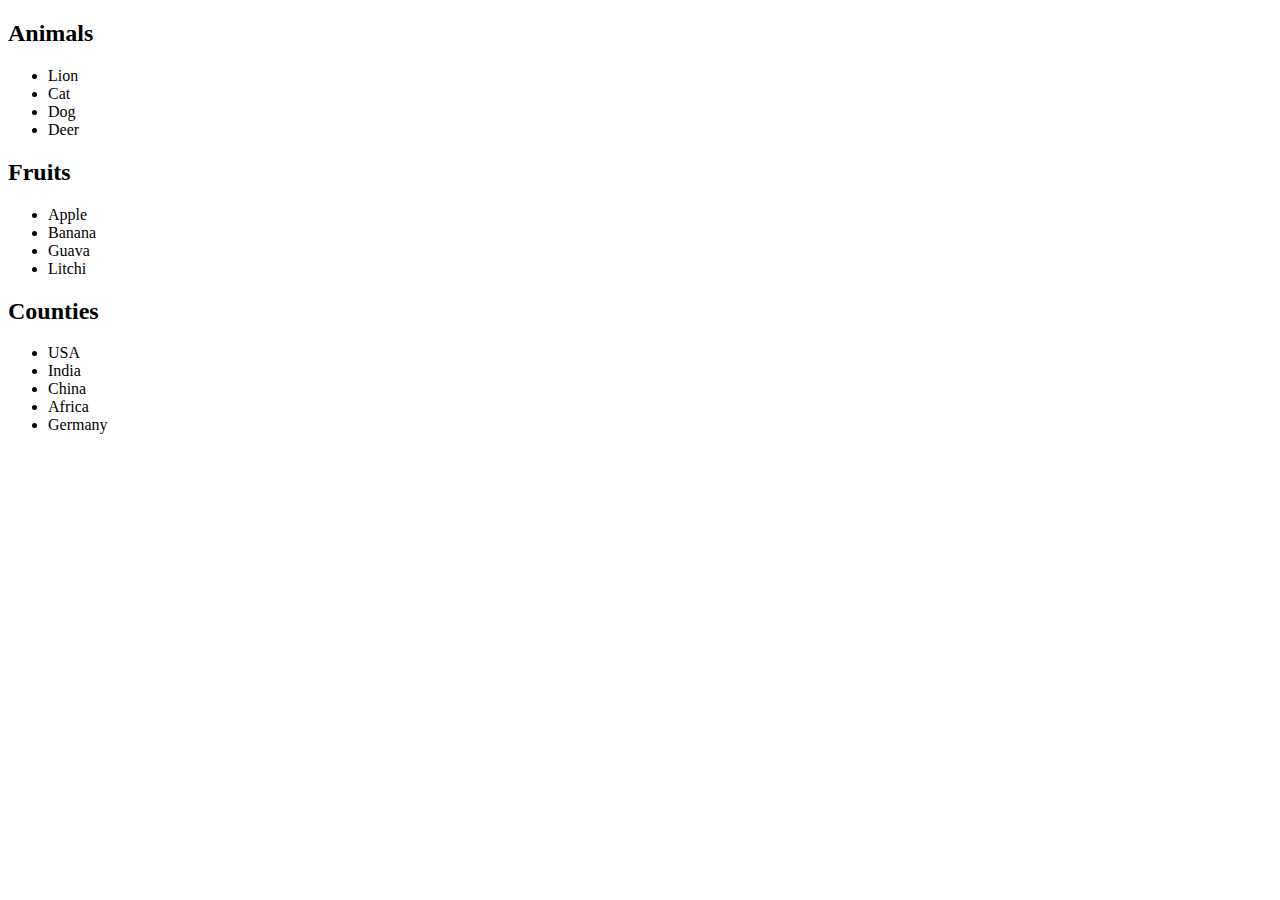
<file: Ass 11/index.html>
<!DOCTYPE html>
<html>
  <head>
    <title>List Example</title>
  </head>
  <body>
    <div id="listContainer"></div>

    <script>
      let list = [
        ["Animals", "Lion", "Cat", "Dog", "Deer"],
        ["Fruits", "Apple", "Banana", "Guava", "Litchi"],
        ["Counties", "USA", "India", "China", "Africa", "Germany"],
      ];

      // Get the list container element
      const listContainer = document.querySelector("#listContainer");

      // Iterate over the array
      for (let i = 0; i < list.length; i++) {
        const heading = list[i][0];

        // Create the heading element
        const headingElement = document.createElement("h2");
        headingElement.textContent = heading;
        listContainer.appendChild(headingElement);

        // Create the unordered list element
        const listElement = document.createElement("ul");

        // Iterate over the submenus
        for (let j = 1; j < list[i].length; j++) {
          const submenu = list[i][j];

          // Create the list item element
          const listItemElement = document.createElement("li");
          listItemElement.textContent = submenu;
          listElement.appendChild(listItemElement);
        }

        // Add the unordered list to the list container
        listContainer.appendChild(listElement);
      }
    </script>
  </body>
</html>
</file>
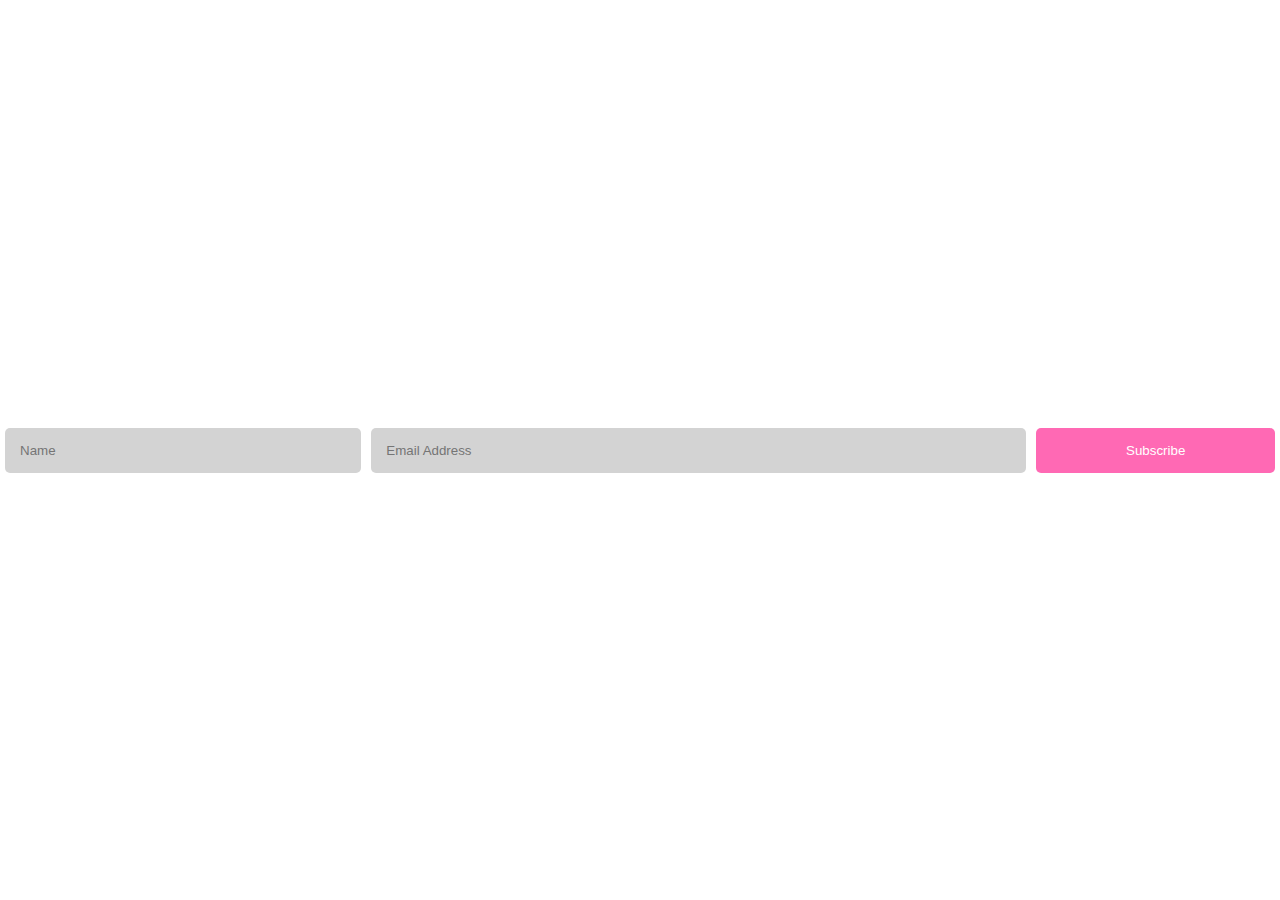
<file: ass3_flexbox_practice/index.html>
<!DOCTYPE html>
<html lang="en">
<head>
    <meta charset="UTF-8">
    <meta http-equiv="X-UA-Compatible" content="IE=edge">
    <meta name="viewport" content="width=device-width, initial-scale=1.0">
    <title>Flexbox Practice</title>
    <link rel="stylesheet" href="style.css">
</head>
<body>
    <form>
        <input class="text" type="text" placeholder="Name">
        <input class="email" type="email" placeholder="Email Address">
        <input class="submit_btn" type="submit" value="Subscribe">
    </form>
    
</body>
</html>
</file>
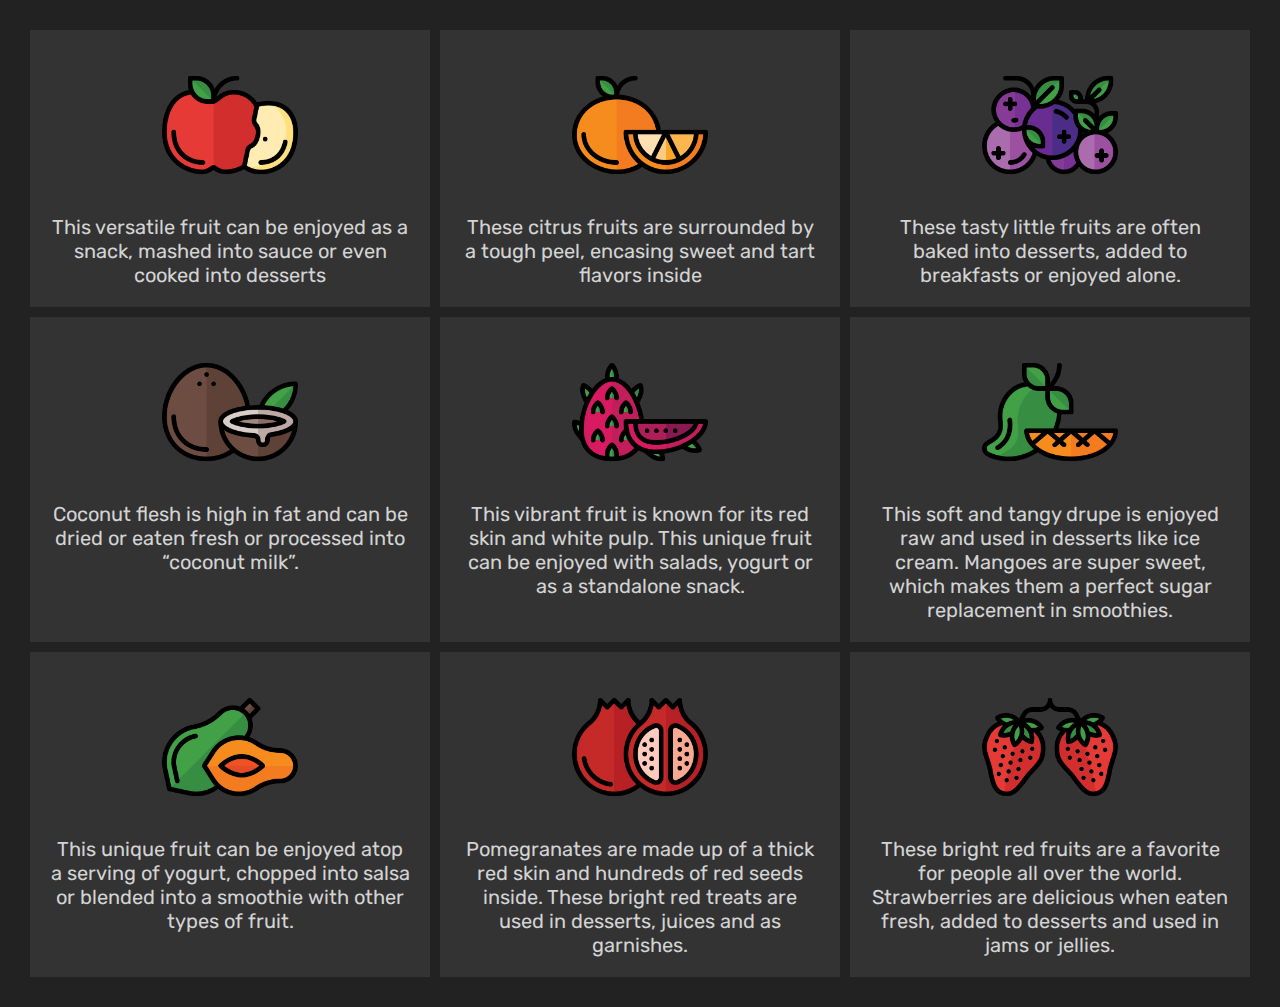
<file: ass4_grid/index.html>
<!DOCTYPE html>
<html lang="en">
<head>
    <meta charset="UTF-8">
    <meta http-equiv="X-UA-Compatible" content="IE=edge">
    <meta name="viewport" content="width=device-width, initial-scale=1.0">
    <title>Document</title>
    <link rel="stylesheet" href="style.css">
</head>
<body>
    <div class="container">
        <div class="box">
            <div class="content">
                <img src="images/apple.png">
                <p>This versatile fruit can be enjoyed as a snack, mashed into sauce or even cooked into desserts</p>
            </div>
        </div>

        <div class="box">
            <div class="content">
                <img src="images/orange.png">
                <p>These citrus fruits are surrounded by a tough peel, encasing sweet and tart flavors inside</p>
            </div>
        </div>

        <div class="box">
            <div class="content">
                <img src="images/blueberry.png">
                <p>These tasty little fruits are often baked into desserts, added to breakfasts or enjoyed alone.</p>
            </div>
        </div>

        <div class="box">
            <div class="content">
                <img src="images/coconut.png">
                <p>Coconut flesh is high in fat and can be dried or eaten fresh or processed into “coconut milk”.</p>
            </div>
        </div>

        <div class="box">
            <div class="content">
                <img src="images/dragon-fruit.png">
                <p>This vibrant fruit is known for its red skin and white pulp. This unique fruit can be enjoyed with salads, yogurt or as a standalone snack.</p>
            </div>
        </div>

        <div class="box">
            <div class="content">
                <img src="images/mango.png">
                <p>This soft and tangy drupe is enjoyed raw and used in desserts like ice cream. Mangoes are super sweet, which makes them a perfect sugar replacement in smoothies.</p>
            </div>
        </div>

        <div class="box">
            <div class="content">
                <img src="images/papaya.png">
                <p>This unique fruit can be enjoyed atop a serving of yogurt, chopped into salsa or blended into a smoothie with other types of fruit.</p>
            </div>
        </div>

        <div class="box">
            <div class="content">
                <img src="images/pomegranate.png">
                <p>Pomegranates are made up of a thick red skin and hundreds of red seeds inside. These bright red treats are used in desserts, juices and as garnishes.</p>
            </div>
        </div>

        
        <div class="box">
            <div class="content">
                <img src="images/strawberry.png">
                <p>These bright red fruits are a favorite for people all over the world. Strawberries are delicious when eaten fresh, added to desserts and used in jams or jellies.</p>
            </div>
        </div>
        
      </div>
</body>
</html>
</file>
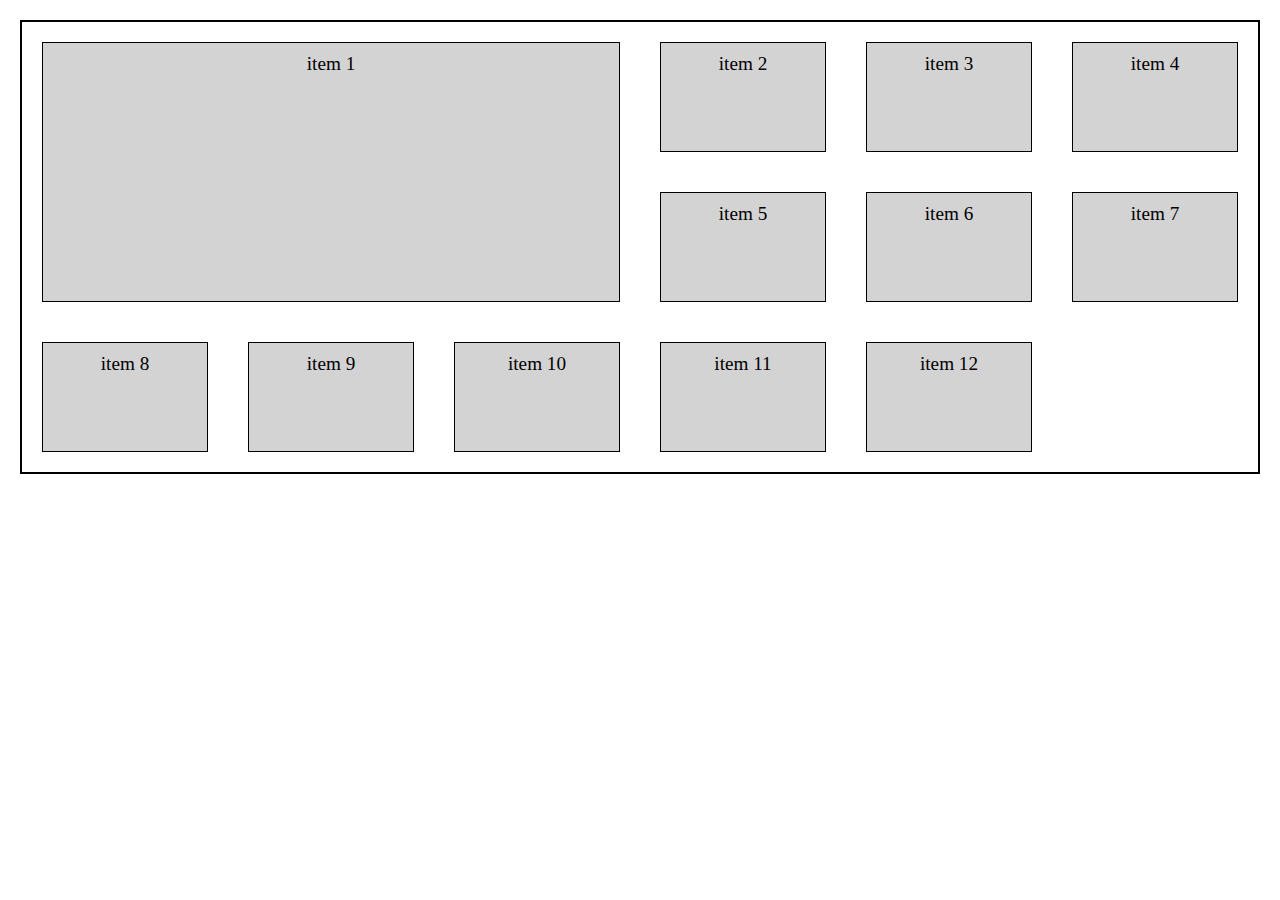
<file: ass5_grid/index.html>
<!DOCTYPE html>
<html lang="en">
<head>
    <meta charset="UTF-8">
    <meta http-equiv="X-UA-Compatible" content="IE=edge">
    <meta name="viewport" content="width=device-width, initial-scale=1.0">
    <title>Grid Example</title>
    <link rel="stylesheet" href="style.css">
</head>
<body>
    <div class="container">
        <div class="item item1">item 1</div>
        <div class="item item2">item 2</div>
        <div class="item item3">item 3</div>
        <div class="item item4">item 4</div>
        <div class="item item5">item 5</div>
        <div class="item item6">item 6</div>
        <div class="item item7">item 7</div>
        <div class="item item8">item 8</div>
        <div class="item item9">item 9</div>
        <div class="item item10">item 10</div>
        <div class="item item11">item 11</div>
        <div class="item item12">item 12</div>
    </div>
</body>
</html>
</file>
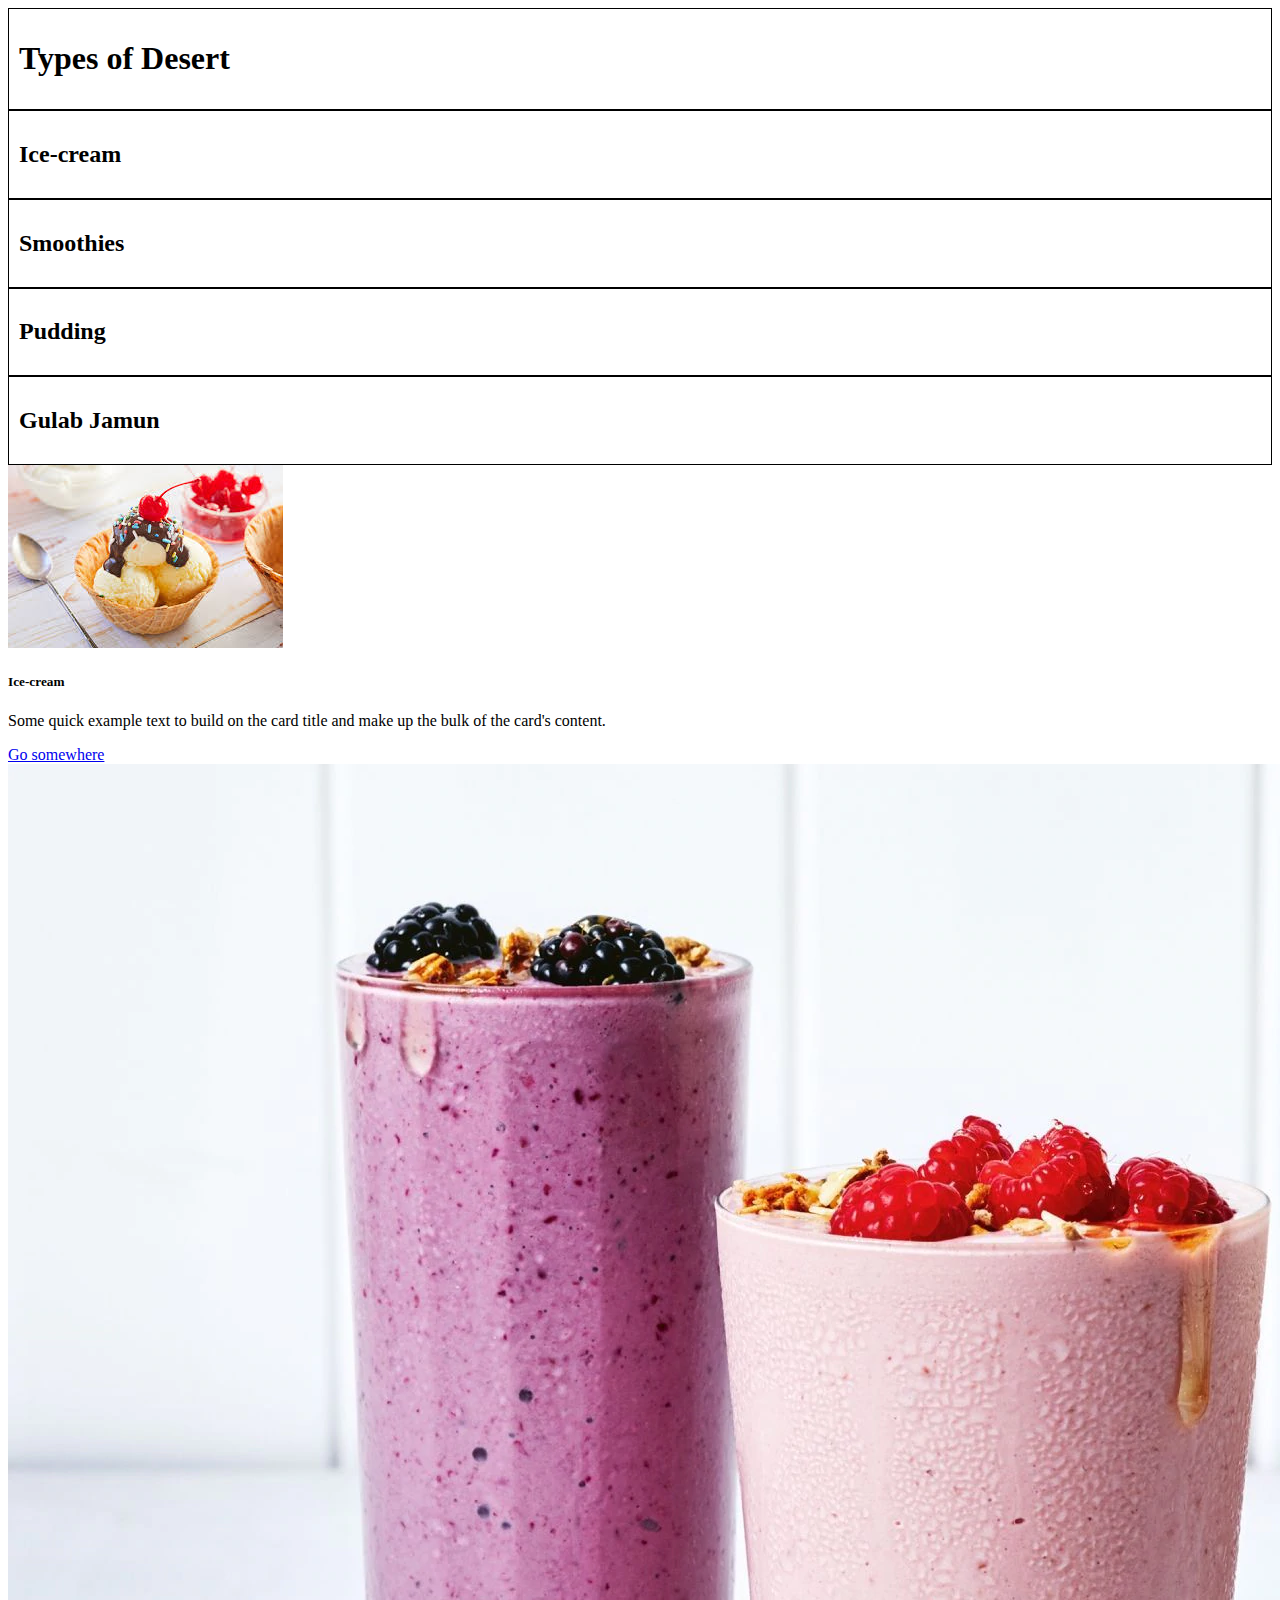
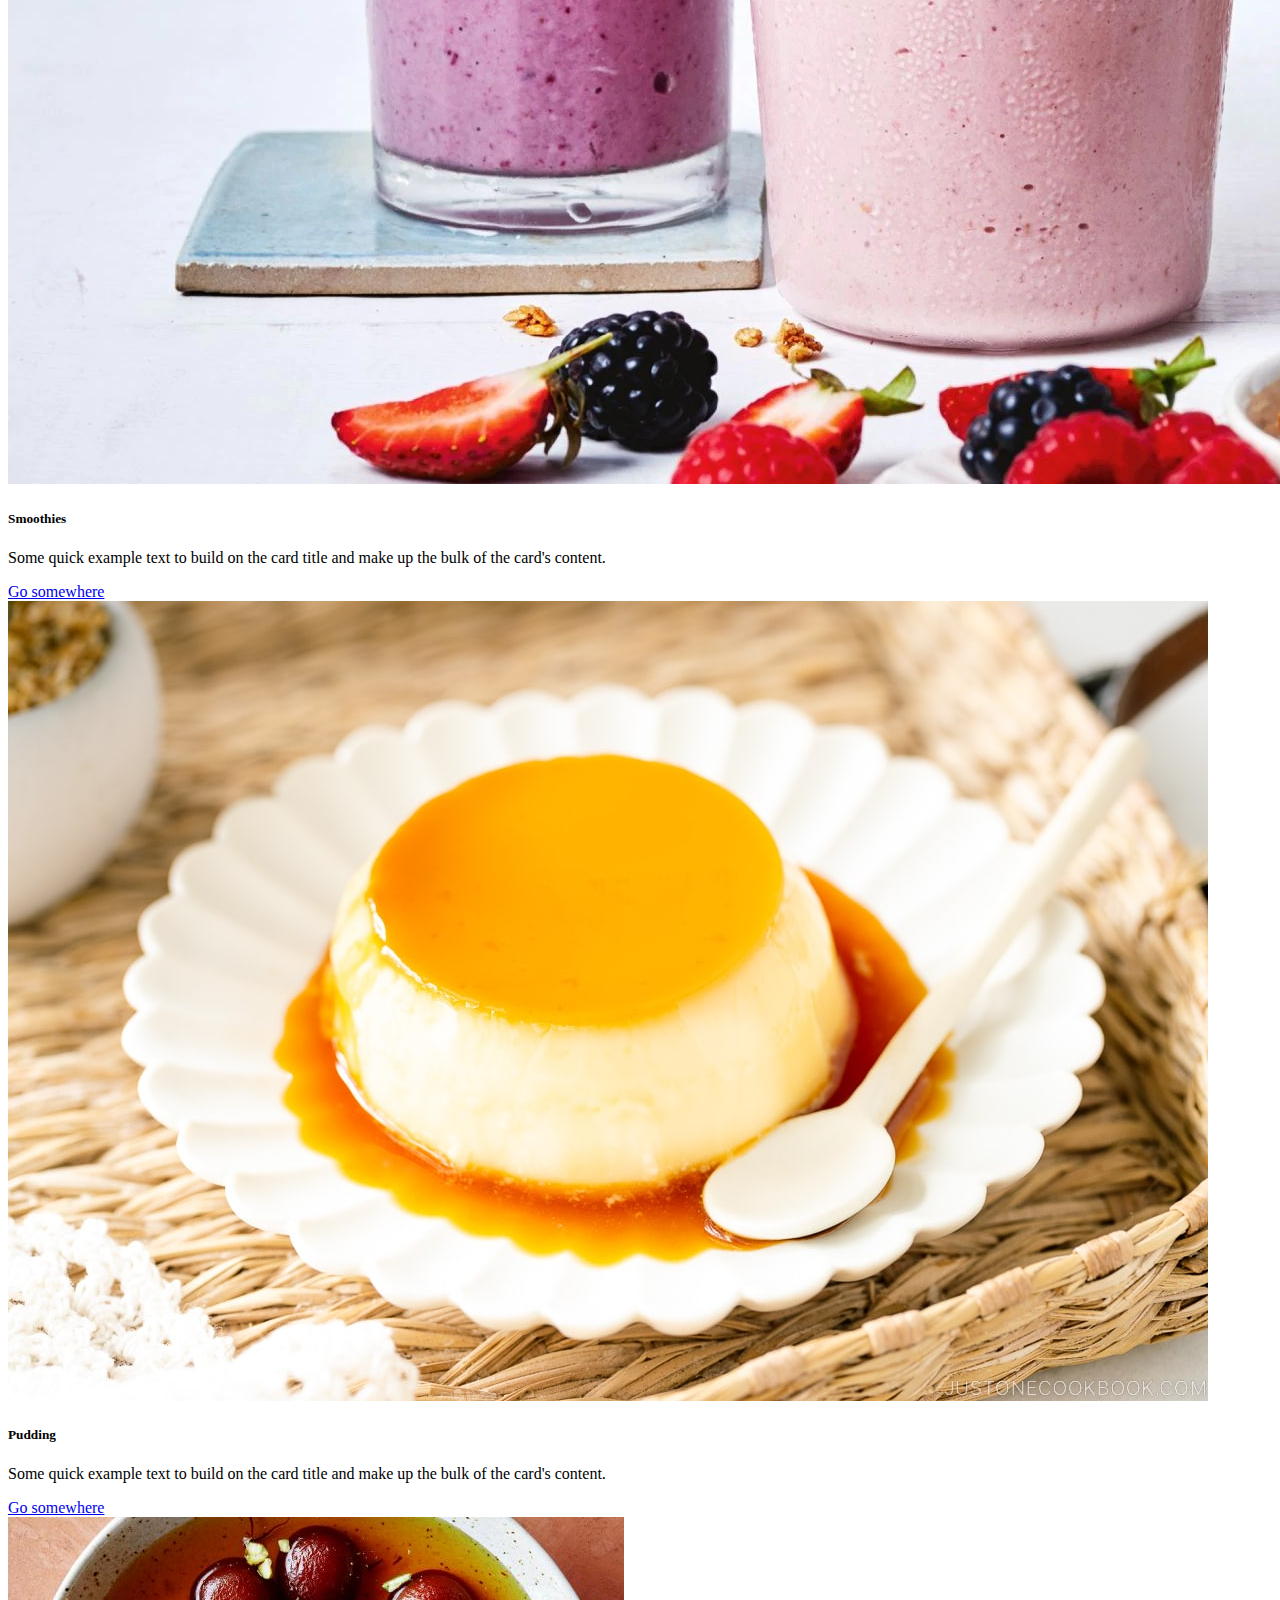
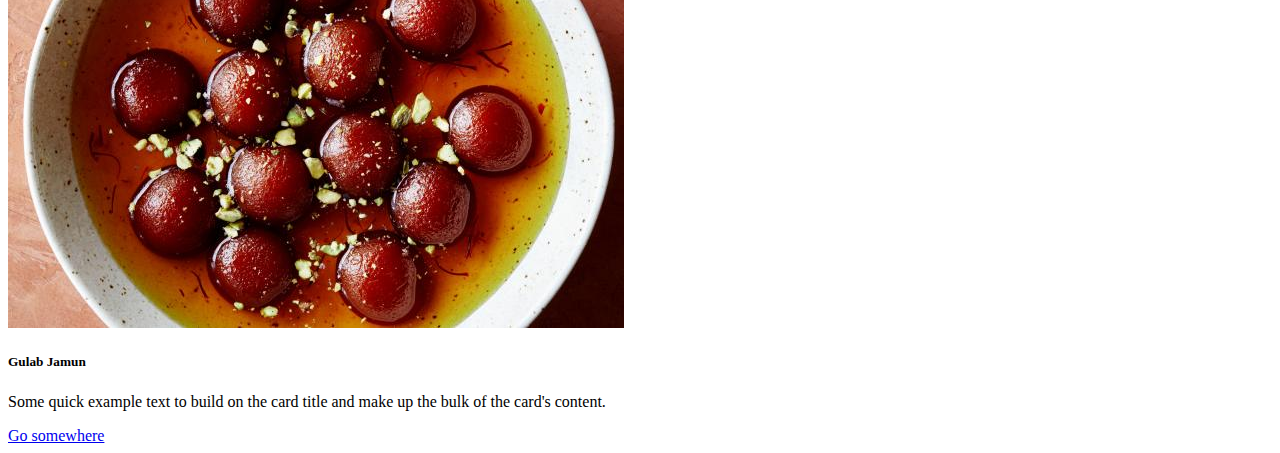
<file: ass7_bootstrap/index.html>
<!DOCTYPE html>
<html lang="en">
<head>
    <meta charset="UTF-8">
    <meta http-equiv="X-UA-Compatible" content="IE=edge">
    <meta name="viewport" content="width=device-width, initial-scale=1.0">
    <title>Bootstrap</title>
    <link rel="stylesheet" href="style.css">

    <!-- Bootstrap CDN -->
   <link href="https://cdn.jsdelivr.net/npm/bootstrap@5.3.0-alpha3/dist/css/bootstrap.min.css" rel="stylesheet" integrity="sha384-KK94CHFLLe+nY2dmCWGMq91rCGa5gtU4mk92HdvYe+M/SXH301p5ILy+dN9+nJOZ" crossorigin="anonymous">

</head>
<body>
    <section>
    <div class="container">
        <div class="row text-center">
            <div class="col-12 box">
                <h1 class="text-danger">Types of Desert</h1>
            </div>
            <div class="col-lg-3 col-md-6 col-12 box">
                <h2>Ice-cream</h2>
            </div>
            <div class="col-lg-3 col-md-6 col-12 box">
                <h2>Smoothies</h2>
            </div>
            <div class="col-lg-3 col-md-6 col-12 box">
                <h2>Pudding</h2>
            </div>
            <div class="col-lg-3 col-md-6 col-12 box">
                <h2>Gulab Jamun</h2>
            </div>
        </div>
    </div>
    </section>
    <div class="container">
        <div class="row mt-3 text-center">
            <div class="col-12 col-md-6 col-lg-3 mb-3 ">
                <div class="card">
                    <img src="icecream.webp" class="card-img-top" alt="...">
                    <div class="card-body">
                      <h5 class="card-title">Ice-cream</h5>
                      <p class="card-text">Some quick example text to build on the card title and make up the bulk of the card's content.</p>
                      <a href="#" class="btn btn-secondary">Go somewhere</a>
                    </div>
                  </div>
            </div>

            <div class="col-12 col-md-6 col-lg-3 mb-3 ">
                <div class="card">
                    <img src="smoothies.jpg" class="card-img-top" alt="...">
                    <div class="card-body">
                      <h5 class="card-title">Smoothies</h5>
                      <p class="card-text">Some quick example text to build on the card title and make up the bulk of the card's content.</p>
                      <a href="#" class="btn btn-secondary">Go somewhere</a>
                    </div>
                  </div>
            </div>

            <div class="col-12 col-md-6 col-lg-3">
                <div class="card">
                    <img src="pudding.jpg" class="card-img-top" alt="...">
                    <div class="card-body">
                      <h5 class="card-title">Pudding</h5>
                      <p class="card-text">Some quick example text to build on the card title and make up the bulk of the card's content.</p>
                      <a href="#" class="btn btn-secondary">Go somewhere</a>
                    </div>
                  </div>
            </div>

            <div class="col-12 col-md-6 col-lg-3">
                <div class="card">
                    <img src="gulabjamun.jpeg" class="card-img-top" alt="...">
                    <div class="card-body">
                      <h5 class="card-title">Gulab Jamun</h5>
                      <p class="card-text">Some quick example text to build on the card title and make up the bulk of the card's content.</p>
                      <a href="#" class="btn btn-secondary">Go somewhere</a>
                    </div>
                  </div>
            </div>
        </div>
    </div>

    <section>

</section>
    
</body>
</html>
</file>
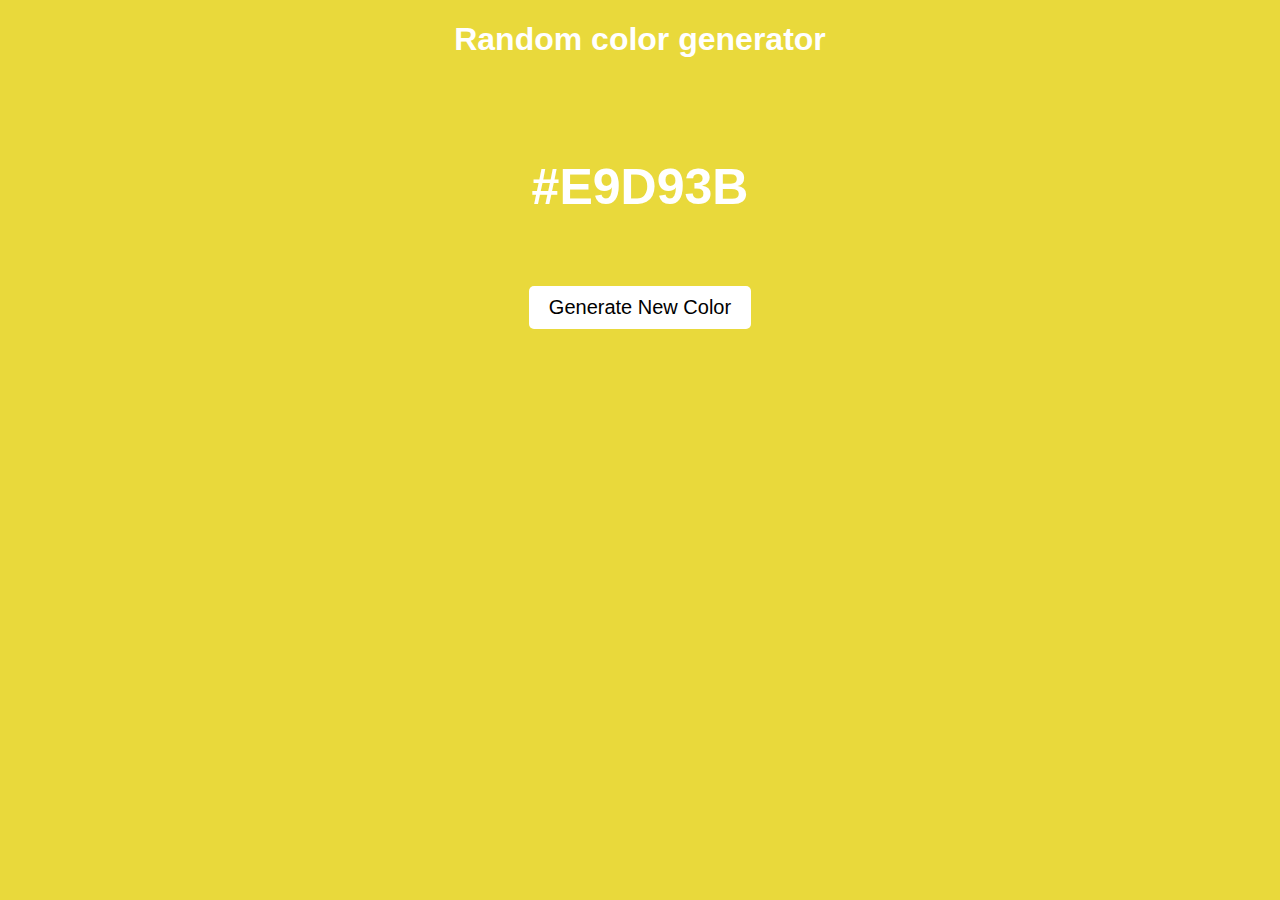
<file: color-generator/index.html>
<!DOCTYPE html>
<html lang="en">
  <head>
    <meta charset="UTF-8" />
    <meta name="viewport" content="width=device-width, initial-scale=1.0" />
    <title>Random Color Generator</title>
    <link rel="stylesheet" href="style.css" />
  </head>
  <body>
    <h1>Random color generator</h1>
    <div class="color-generator">
      <p id="color"></p>
      <button onclick="generateColor()">Generate New Color</button>
    </div>

    <script src="index.js"></script>
  </body>
</html>
</file>
<file: ass3_flexbox_practice/style.css>
body {
    margin: 0px;
    padding: 0px;
    box-sizing: border-box;
    height: 100vh;
}

form {
    display: flex;
    flex-wrap: wrap;
    justify-content: center;
    align-items: center;
    height: 100vh;
    
}

input {
    padding: 15px;
    margin: 5px;
    border: none;
    border-radius: 5px;
    background-color: lightgray;

}

.text {
    flex-grow: 1;
}

.email {
    flex-grow: 3;
}

.submit_btn {
    background-color: hotpink;
    color: white;
    flex-grow: 1;
}

.submit_btn:hover {
    background-color: white;
    color: hotpink;
    transition: 500ms;
}
</file>
<file: ass4_grid/style.css>
@import url('https://fonts.googleapis.com/css2?family=Rubik&display=swap');

* {
  margin: 0;
  padding: 0;
  box-sizing: border-box;
  font-family: 'Rubik', sans-serif;

}

body {
  min-height: 100vh;
  background: #222;
}

.container {
    position: relative;
    max-width: 100%;
    display: grid;
    grid-template-columns: repeat(3, 1fr);
    grid-gap: 10px;
    grid-auto-rows: minmax(100px, auto);
    margin: 30px;
   
  }

  .container .box{
    background: #333;
    padding: 20px;
    font-size: 20px;
    color: lightgray;
    text-align: center;
    transition: 600ms;
  }

  .container .box:hover{
    background: lightcoral;
    color: black;
  }

  .container .box img {
    position: relative;
    max-width: 150px;
    /* height: auto; */
    margin-bottom: 10px;
  }
</file>
<file: ass5_grid/style.css>
* {
    margin: 0;
    padding: 0;
    box-sizing: border-box;
}

.container {
    border: 2px solid black;
    margin: 20px;
    display: grid;
    grid-template-columns: 1fr 1fr 1fr 1fr 1fr 1fr;
    grid-template-rows: repeat(3, 150px);
}

.item {
    border: 1px solid black;
    font-size: larger;
    margin: 20px;
    padding: 10px;
    text-align: center;
    background-color: lightgray;
}

.item1 {
    /* grid-column: span 3;
    grid-row: span 2; */

    /* grid-column-start: 1;
    grid-column-end: 4;
    grid-row-start: 1;
    grid-row-end: 3; */

    grid-column: 1 / 4;
    grid-row: 1 / 3;
}
</file>
<file: ass7_bootstrap/style.css>
.box {
    border: 1px solid black;
    padding: 10px;
}
</file>
<file: color-generator/style.css>
body {
    background-color: #000000;
    color: #ffffff;
    font-family: sans-serif;
    text-align: center;
  }

  .color-generator {
    margin-top: 100px;
  }

  #color {
    font-size: 50px;
    font-weight: bold;
  }

  button {
    background-color: #ffffff;
    color: #000000;
    font-size: 20px;
    padding: 10px 20px;
    border: none;
    border-radius: 5px;
    margin-top: 20px;
    cursor: pointer;
  }

  button:hover {
    background-color: black;
    color: white;
  }
</file>
